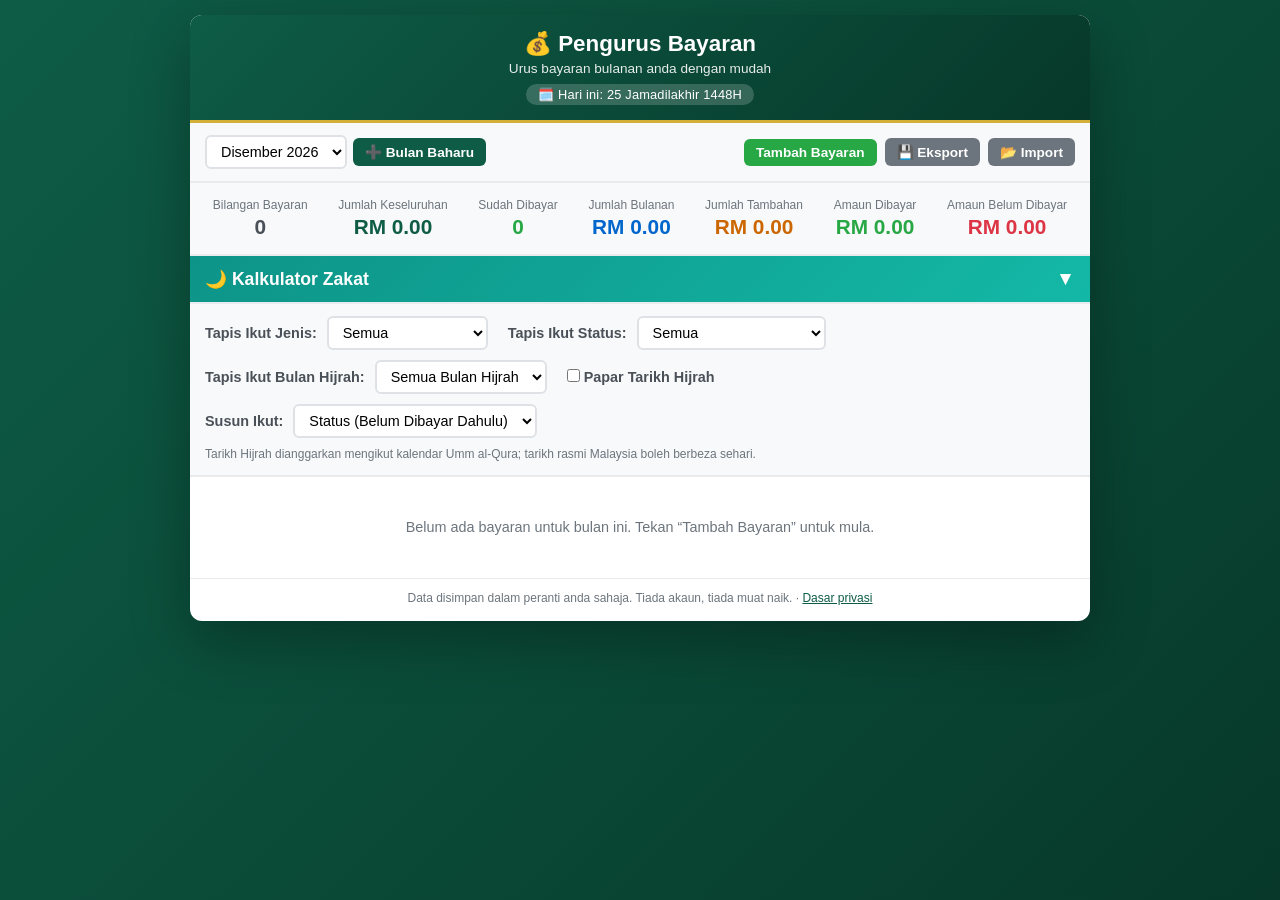
<file: index.html>
<!DOCTYPE html>
<html lang="ms">
<head>
    <meta charset="UTF-8">
    <meta name="viewport" content="width=device-width, initial-scale=1.0">
    <meta name="theme-color" content="#0e5c46">
    <meta name="description" content="Pengurus Bayaran — urus bayaran dan perbelanjaan bulanan anda dengan mudah. Rekod bil dalam Bahasa Melayu, kalkulator zakat dan kalendar Hijrah. Semua data disimpan dalam peranti anda.">
    <meta name="keywords" content="pengurus bayaran, rekod bayaran bulanan, senarai bil bulanan, pengesan bil, penjejak perbelanjaan, kalkulator zakat, zakat simpanan, kalendar hijrah, aplikasi kewangan Melayu, payment tracker Malaysia, expense tracker Bahasa Melayu">
    <meta name="author" content="Farid Rameli">
    <meta name="robots" content="index, follow">
    <link rel="canonical" href="https://fineraystudio.github.io/pengurus-bayaran/">
    <meta name="mobile-web-app-capable" content="yes">
    <meta name="apple-mobile-web-app-capable" content="yes">
    <meta name="apple-mobile-web-app-title" content="Pengurus Bayaran">
    <meta name="apple-mobile-web-app-status-bar-style" content="black-translucent">
    <meta property="og:type" content="website">
    <meta property="og:site_name" content="Pengurus Bayaran">
    <meta property="og:url" content="https://fineraystudio.github.io/pengurus-bayaran/">
    <meta property="og:locale" content="ms_MY">
    <meta property="og:title" content="Pengurus Bayaran — Urus Bayaran Bulanan Anda">
    <meta property="og:description" content="Rekod bil dan komitmen bulanan dalam Bahasa Melayu, dengan kalendar Hijrah dan kalkulator zakat. Data kekal dalam peranti anda.">
    <meta property="og:image" content="https://fineraystudio.github.io/pengurus-bayaran/social/og-card.png">
    <meta property="og:image:type" content="image/png">
    <meta property="og:image:width" content="1200">
    <meta property="og:image:height" content="630">
    <meta property="og:image:alt" content="Pengurus Bayaran — rekod bil bulanan, kalkulator zakat dan kalendar Hijrah">
    <meta name="twitter:card" content="summary_large_image">
    <meta name="twitter:title" content="Pengurus Bayaran — Urus Bayaran Bulanan Anda">
    <meta name="twitter:description" content="Rekod bil dan komitmen bulanan dalam Bahasa Melayu, dengan kalendar Hijrah dan kalkulator zakat. Percuma, tanpa akaun.">
    <meta name="twitter:image" content="https://fineraystudio.github.io/pengurus-bayaran/social/og-card.png">
    <link rel="manifest" href="manifest.json">
    <link rel="icon" type="image/svg+xml" href="icons/icon.svg">
    <link rel="icon" type="image/png" sizes="32x32" href="icons/favicon-32.png">
    <link rel="icon" type="image/png" sizes="192x192" href="icons/icon-192.png">
    <link rel="apple-touch-icon" sizes="180x180" href="icons/apple-touch-icon.png">
    <link rel="stylesheet" href="styles.css">
    <title>Pengurus Bayaran — Urus Bayaran Bulanan Anda</title>
    <script type="application/ld+json">
    {
        "@context": "https://schema.org",
        "@type": "SoftwareApplication",
        "name": "Pengurus Bayaran",
        "alternateName": "Payment Manager MY",
        "description": "Apl web Bahasa Melayu untuk merekod bil dan komitmen bulanan, dengan kalkulator zakat dan kalendar Hijrah. Data disimpan dalam peranti anda.",
        "url": "https://fineraystudio.github.io/pengurus-bayaran/",
        "image": "https://fineraystudio.github.io/pengurus-bayaran/social/og-card.png",
        "inLanguage": "ms-MY",
        "applicationCategory": "FinanceApplication",
        "applicationSubCategory": "Personal finance",
        "operatingSystem": "Any",
        "browserRequirements": "JavaScript dan localStorage",
        "isAccessibleForFree": true,
        "offers": {
            "@type": "Offer",
            "price": "0",
            "priceCurrency": "MYR"
        },
        "featureList": [
            "Rekod bayaran bulanan dalam Bahasa Melayu",
            "Kalkulator zakat simpanan",
            "Kalendar Hijrah dan tapisan bulan Hijrah",
            "Tapis dan susun bayaran",
            "Eksport dan import JSON",
            "Boleh dipasang sebagai aplikasi (PWA)"
        ],
        "author": {
            "@type": "Person",
            "name": "Farid Rameli"
        }
    }
    </script>
</head>
<body>
    <div class="container">
        <header class="header">
            <h1>💰 Pengurus Bayaran</h1>
            <p class="subtitle">Urus bayaran bulanan anda dengan mudah</p>
            <p class="hijri-today" id="todayHijri" hidden></p>
        </header>

        <div class="controls">
            <div class="month-selector">
                <select id="monthSelect" aria-label="Pilih bulan" onchange="switchMonth()">
                    <!-- Bulan akan diisi di sini -->
                </select>
                <button class="btn btn-primary" onclick="showNewMonthModal()">➕ Bulan Baharu</button>
            </div>
            <button class="btn btn-success" onclick="showAddPaymentModal()">Tambah Bayaran</button>
            <button class="btn btn-secondary" onclick="exportData()" aria-label="Eksport data ke fail">💾 Eksport</button>
            <button class="btn btn-secondary" onclick="importData()" aria-label="Import data daripada fail">📂 Import</button>
            <button id="installButton" class="btn btn-primary" onclick="installApp()" style="display: none;">📱 Pasang Aplikasi</button>
        </div>

        <div class="summary">
            <div class="summary-item">
                <div class="summary-label">Bilangan Bayaran</div>
                <div class="summary-value" id="totalCount">0</div>
            </div>
            <div class="summary-item">
                <div class="summary-label">Jumlah Keseluruhan</div>
                <div class="summary-value total" id="totalAmount">RM 0.00</div>
            </div>
            <div class="summary-item">
                <div class="summary-label">Sudah Dibayar</div>
                <div class="summary-value" style="color: #28a745;" id="paidCount">0</div>
            </div>
            <div class="summary-item">
                <div class="summary-label">Jumlah Bulanan</div>
                <div class="summary-value" style="color: #0066cc;" id="monthlyTotal">RM 0.00</div>
            </div>
            <div class="summary-item">
                <div class="summary-label">Jumlah Tambahan</div>
                <div class="summary-value" style="color: #cc6600;" id="extraTotal">RM 0.00</div>
            </div>
            <div class="summary-item">
                <div class="summary-label">Amaun Dibayar</div>
                <div class="summary-value" style="color: #28a745;" id="paidAmount">RM 0.00</div>
            </div>
            <div class="summary-item">
                <div class="summary-label">Amaun Belum Dibayar</div>
                <div class="summary-value" style="color: #dc3545;" id="unpaidAmount">RM 0.00</div>
            </div>
        </div>

        <div class="zakat-section">
            <div class="zakat-header" onclick="toggleZakat()">
                <h2>🌙 Kalkulator Zakat</h2>
                <span class="zakat-toggle" id="zakatToggle">▼</span>
            </div>
            <div class="zakat-content" id="zakatContent">
                <div class="zakat-explainer">
                    <p><strong>Zakat</strong> adalah salah satu rukun Islam — 2.5% daripada jumlah simpanan anda apabila simpanan itu mencapai nisab (RM 15,000) dan disimpan selama setahun.</p>
                </div>
                <div class="zakat-calculator">
                    <div class="form-group">
                        <label for="zakatSavings">Jumlah Simpanan Tahunan Anda (RM)</label>
                        <input type="number" id="zakatSavings" placeholder="Contoh: 20000" min="0" step="0.01" oninput="calculateZakatAmount()">
                    </div>
                    <div class="zakat-result" id="zakatResult" style="display: none;">
                        <div class="zakat-status" id="zakatStatus"></div>
                        <div class="zakat-amount" id="zakatAmount"></div>
                    </div>
                </div>
                <div class="zakat-info">
                    <small>
                        <strong>Nisab:</strong> RM 15,000 (anggaran berdasarkan harga perak semasa)<br>
                        <strong>Kadar:</strong> 2.5% daripada jumlah simpanan — nisab ialah ambang, bukan jumlah yang ditolak<br>
                        <strong>Nota:</strong> Ini hanyalah kalkulator anggaran. Rujuk pihak berkuasa agama untuk pengiraan yang tepat.
                    </small>
                </div>
            </div>
        </div>

        <div class="filter-sort-controls">
            <div class="filter-row">
                <label for="filterType">Tapis Ikut Jenis:</label>
                <select id="filterType" onchange="applyFiltersAndSort()">
                    <option value="all">Semua</option>
                    <option value="monthly">Bulanan Sahaja</option>
                    <option value="extra">Tambahan Sahaja</option>
                </select>
                <label for="filterStatus" class="label-spaced">Tapis Ikut Status:</label>
                <select id="filterStatus" onchange="applyFiltersAndSort()">
                    <option value="all">Semua</option>
                    <option value="paid">Sudah Dibayar Sahaja</option>
                    <option value="unpaid">Belum Dibayar Sahaja</option>
                </select>
            </div>
            <div class="filter-row">
                <label for="filterHijriMonth">Tapis Ikut Bulan Hijrah:</label>
                <select id="filterHijriMonth" onchange="applyFiltersAndSort()">
                    <option value="all">Semua Bulan Hijrah</option>
                    <option value="1">Muharram</option>
                    <option value="2">Safar</option>
                    <option value="3">Rabiulawal</option>
                    <option value="4">Rabiulakhir</option>
                    <option value="5">Jamadilawal</option>
                    <option value="6">Jamadilakhir</option>
                    <option value="7">Rejab</option>
                    <option value="8">Syaaban</option>
                    <option value="9">Ramadan</option>
                    <option value="10">Syawal</option>
                    <option value="11">Zulkaedah</option>
                    <option value="12">Zulhijjah</option>
                </select>
                <label class="label-spaced">
                    <input type="checkbox" id="showHijriDates" onchange="applyFiltersAndSort()">
                    Papar Tarikh Hijrah
                </label>
            </div>
            <div class="filter-row">
                <label for="sortBy">Susun Ikut:</label>
                <select id="sortBy" onchange="applyFiltersAndSort()">
                    <option value="status">Status (Belum Dibayar Dahulu)</option>
                    <option value="status-desc">Status (Sudah Dibayar Dahulu)</option>
                    <option value="type">Jenis (Bulanan Dahulu)</option>
                    <option value="type-desc">Jenis (Tambahan Dahulu)</option>
                    <option value="date">Tarikh (Paling Awal Dahulu)</option>
                    <option value="date-desc">Tarikh (Paling Baru Dahulu)</option>
                    <option value="amount">Amaun (Terendah Dahulu)</option>
                    <option value="amount-desc">Amaun (Tertinggi Dahulu)</option>
                    <option value="title">Nama (A–Z)</option>
                    <option value="title-desc">Nama (Z–A)</option>
                </select>
            </div>
            <p class="hijri-note">Tarikh Hijrah dianggarkan mengikut kalendar Umm al-Qura; tarikh rasmi Malaysia boleh berbeza sehari.</p>
        </div>

        <div class="payments-list" id="paymentsList">
            <!-- Senarai bayaran akan dipaparkan di sini -->
        </div>

        <footer class="footer">
            Data disimpan dalam peranti anda sahaja. Tiada akaun, tiada muat naik.
            · <a href="privasi.html">Dasar privasi</a>
        </footer>
    </div>

    <!-- Tetingkap Tambah/Edit Bayaran -->
    <div id="paymentModal" class="modal">
        <div class="modal-content">
            <div class="modal-header">
                <h2 id="modalTitle">Tambah Bayaran</h2>
            </div>
            <form id="paymentForm" onsubmit="savePayment(event)">
                <div class="form-group">
                    <label for="paymentTitle">Nama Bayaran *</label>
                    <input type="text" id="paymentTitle" autocomplete="off" required>
                </div>
                <div class="form-group">
                    <label for="paymentAmount">Amaun (RM) *</label>
                    <input type="number" id="paymentAmount" step="0.01" min="0" autocomplete="off" required>
                </div>
                <div class="form-group">
                    <label for="paymentDate">Tarikh Bayaran *</label>
                    <input type="date" id="paymentDate" required>
                </div>
                <div class="form-group">
                    <label for="paymentType">Jenis Bayaran *</label>
                    <select id="paymentType" required>
                        <option value="monthly">Komitmen Bulanan</option>
                        <option value="extra">Tambahan</option>
                    </select>
                </div>
                <div class="form-group checkbox-group">
                    <input type="checkbox" id="paymentPaid">
                    <label for="paymentPaid">Sudah Dibayar</label>
                </div>
                <div class="form-actions">
                    <button type="button" class="btn btn-secondary" onclick="closeModal()">Batal</button>
                    <button type="submit" class="btn btn-primary">Simpan</button>
                </div>
            </form>
        </div>
    </div>

    <!-- Tetingkap Bulan Baharu -->
    <div id="newMonthModal" class="modal">
        <div class="modal-content">
            <div class="modal-header">
                <h2>Cipta Bulan Baharu</h2>
            </div>
            <form id="newMonthForm" onsubmit="createNewMonth(event)">
                <div class="form-group">
                    <label for="newMonth">Bulan *</label>
                    <select id="newMonth" required>
                        <option value="January">Januari</option>
                        <option value="February">Februari</option>
                        <option value="March">Mac</option>
                        <option value="April">April</option>
                        <option value="May">Mei</option>
                        <option value="June">Jun</option>
                        <option value="July">Julai</option>
                        <option value="August">Ogos</option>
                        <option value="September">September</option>
                        <option value="October">Oktober</option>
                        <option value="November">November</option>
                        <option value="December">Disember</option>
                    </select>
                </div>
                <div class="form-group">
                    <label for="newYear">Tahun *</label>
                    <input type="number" id="newYear" min="2000" max="2100" required value="2026">
                </div>
                <div class="form-actions">
                    <button type="button" class="btn btn-secondary" onclick="closeNewMonthModal()">Batal</button>
                    <button type="submit" class="btn btn-primary">Cipta</button>
                </div>
            </form>
        </div>
    </div>

    <input type="file" id="importFile" accept=".json" style="display: none;" onchange="handleImport(event)">

    <noscript>
        <p style="text-align:center;padding:20px;background:#fff3cd;color:#664d03;">
            Pengurus Bayaran memerlukan JavaScript. Sila hidupkan JavaScript dalam pelayar anda.
        </p>
    </noscript>

    <script src="lib.js"></script>
    <script src="app.js"></script>
</body>
</html>
</file>
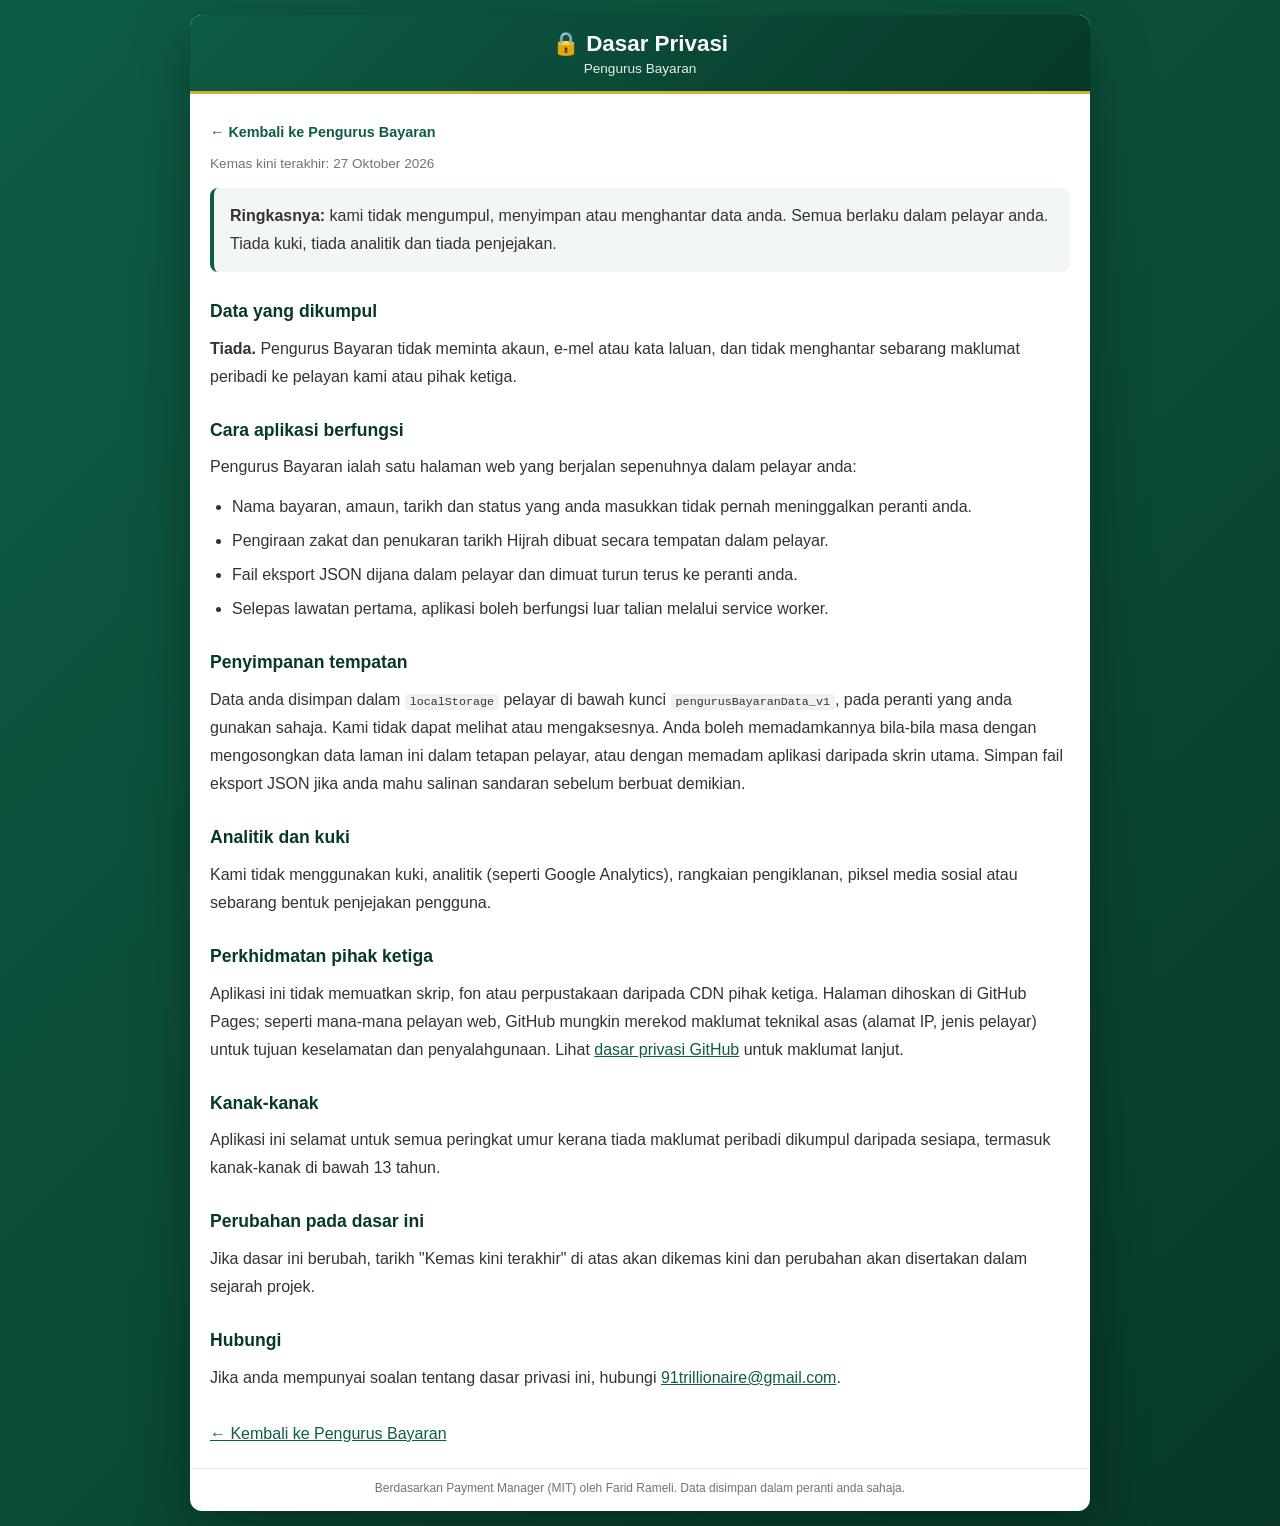
<file: privasi.html>
<!DOCTYPE html>
<html lang="ms">
<head>
    <meta charset="UTF-8">
    <meta name="viewport" content="width=device-width, initial-scale=1.0">
    <meta name="theme-color" content="#0e5c46">
    <meta name="description" content="Dasar privasi Pengurus Bayaran: tiada akaun, tiada muat naik — semua data kekal dalam peranti anda.">
    <meta name="robots" content="index, follow">
    <link rel="canonical" href="https://fineraystudio.github.io/pengurus-bayaran/privasi.html">
    <link rel="icon" type="image/svg+xml" href="icons/icon.svg">
    <link rel="icon" type="image/png" sizes="32x32" href="icons/favicon-32.png">
    <link rel="apple-touch-icon" sizes="180x180" href="icons/apple-touch-icon.png">
    <link rel="stylesheet" href="styles.css">
    <title>Dasar Privasi — Pengurus Bayaran</title>
</head>
<body>
    <div class="container">
        <header class="header">
            <h1>🔒 Dasar Privasi</h1>
            <p class="subtitle">Pengurus Bayaran</p>
        </header>

        <main class="legal-page">
            <a class="legal-back" href="./">← Kembali ke Pengurus Bayaran</a>
            <p class="legal-updated">Kemas kini terakhir: 27 Oktober 2026</p>

            <div class="legal-highlight">
                <strong>Ringkasnya:</strong> kami tidak mengumpul, menyimpan atau menghantar data anda.
                Semua berlaku dalam pelayar anda. Tiada kuki, tiada analitik dan tiada penjejakan.
            </div>

            <h2>Data yang dikumpul</h2>
            <p><strong>Tiada.</strong> Pengurus Bayaran tidak meminta akaun, e-mel atau kata laluan, dan tidak
                menghantar sebarang maklumat peribadi ke pelayan kami atau pihak ketiga.</p>

            <h2>Cara aplikasi berfungsi</h2>
            <p>Pengurus Bayaran ialah satu halaman web yang berjalan sepenuhnya dalam pelayar anda:</p>
            <ul>
                <li>Nama bayaran, amaun, tarikh dan status yang anda masukkan tidak pernah meninggalkan peranti anda.</li>
                <li>Pengiraan zakat dan penukaran tarikh Hijrah dibuat secara tempatan dalam pelayar.</li>
                <li>Fail eksport JSON dijana dalam pelayar dan dimuat turun terus ke peranti anda.</li>
                <li>Selepas lawatan pertama, aplikasi boleh berfungsi luar talian melalui service worker.</li>
            </ul>

            <h2>Penyimpanan tempatan</h2>
            <p>Data anda disimpan dalam <code>localStorage</code> pelayar di bawah kunci
                <code>pengurusBayaranData_v1</code>, pada peranti yang anda gunakan sahaja. Kami tidak dapat
                melihat atau mengaksesnya. Anda boleh memadamkannya bila-bila masa dengan mengosongkan data
                laman ini dalam tetapan pelayar, atau dengan memadam aplikasi daripada skrin utama. Simpan fail
                eksport JSON jika anda mahu salinan sandaran sebelum berbuat demikian.</p>

            <h2>Analitik dan kuki</h2>
            <p>Kami tidak menggunakan kuki, analitik (seperti Google Analytics), rangkaian pengiklanan, piksel
                media sosial atau sebarang bentuk penjejakan pengguna.</p>

            <h2>Perkhidmatan pihak ketiga</h2>
            <p>Aplikasi ini tidak memuatkan skrip, fon atau perpustakaan daripada CDN pihak ketiga. Halaman
                dihoskan di GitHub Pages; seperti mana-mana pelayan web, GitHub mungkin merekod maklumat teknikal
                asas (alamat IP, jenis pelayar) untuk tujuan keselamatan dan penyalahgunaan. Lihat
                <a href="https://docs.github.com/en/site-policy/privacy-policies/github-general-privacy-statement"
                   rel="noopener noreferrer" target="_blank">dasar privasi GitHub</a> untuk maklumat lanjut.</p>

            <h2>Kanak-kanak</h2>
            <p>Aplikasi ini selamat untuk semua peringkat umur kerana tiada maklumat peribadi dikumpul daripada
                sesiapa, termasuk kanak-kanak di bawah 13 tahun.</p>

            <h2>Perubahan pada dasar ini</h2>
            <p>Jika dasar ini berubah, tarikh "Kemas kini terakhir" di atas akan dikemas kini dan perubahan akan
                disertakan dalam sejarah projek.</p>

            <h2>Hubungi</h2>
            <p>Jika anda mempunyai soalan tentang dasar privasi ini, hubungi
                <a href="mailto:91trillionaire@gmail.com">91trillionaire@gmail.com</a>.</p>

            <p class="legal-back-bottom"><a href="./">← Kembali ke Pengurus Bayaran</a></p>
        </main>

        <footer class="footer">
            Berdasarkan Payment Manager (MIT) oleh Farid Rameli. Data disimpan dalam peranti anda sahaja.
        </footer>
    </div>
</body>
</html>
</file>
<file: styles.css>
/* Pengurus Bayaran — gaya
   Berdasarkan "Payment Manager" daripada personal-efficiency-machine (Farid Rameli). MIT. */

* {
    margin: 0;
    padding: 0;
    box-sizing: border-box;
}

body {
    font-family: 'Segoe UI', Tahoma, Geneva, Verdana, sans-serif;
    background: linear-gradient(135deg, #0e5c46 0%, #0a4a37 55%, #07382a 100%);
    min-height: 100vh;
    padding: 15px 10px;
}

.container {
    max-width: 900px;
    margin: 0 auto;
    background: white;
    border-radius: 12px;
    box-shadow: 0 20px 60px rgba(0, 0, 0, 0.3);
    overflow: hidden;
}

.header {
    background: linear-gradient(135deg, #0e5c46 0%, #07382a 100%);
    color: white;
    padding: 15px;
    text-align: center;
    border-bottom: 3px solid #d4af37;
}

.header h1 {
    font-size: 1.4em;
    margin-bottom: 0;
}

.header .subtitle {
    font-size: 0.85em;
    opacity: 0.9;
    margin-top: 4px;
}

.header .hijri-today {
    display: inline-block;
    margin-top: 8px;
    padding: 3px 12px;
    border-radius: 999px;
    background: rgba(255, 255, 255, 0.18);
    font-size: 0.8em;
    letter-spacing: 0.2px;
}

.header .hijri-today[hidden] {
    display: none;
}

.controls {
    padding: 12px 15px;
    background: #f8f9fa;
    border-bottom: 2px solid #e9ecef;
    display: flex;
    gap: 8px;
    flex-wrap: wrap;
    align-items: center;
}

.month-selector {
    display: flex;
    gap: 6px;
    align-items: center;
    flex: 1;
}

.month-selector select {
    padding: 6px 10px;
    border: 2px solid #dee2e6;
    border-radius: 6px;
    font-size: 0.9em;
    background: white;
    cursor: pointer;
}

.btn {
    padding: 6px 12px;
    border: none;
    border-radius: 6px;
    font-size: 0.85em;
    font-weight: 600;
    cursor: pointer;
    transition: all 0.3s;
    font-family: inherit;
}

.btn:focus-visible,
select:focus-visible,
input:focus-visible {
    outline: 3px solid #ffc107;
    outline-offset: 1px;
}

.btn-primary {
    background: #0e5c46;
    color: white;
}

.btn-primary:hover {
    background: #0a4a37;
    transform: translateY(-2px);
}

.btn-secondary {
    background: #6c757d;
    color: white;
}

.btn-secondary:hover {
    background: #5a6268;
}

.btn-success {
    background: #28a745;
    color: white;
}

.btn-success:hover {
    background: #218838;
}

.btn-danger {
    background: #dc3545;
    color: white;
    padding: 4px 8px;
    font-size: 0.75em;
}

.btn-danger:hover {
    background: #c82333;
}

.btn-edit {
    background: #ffc107;
    color: #212529;
    padding: 4px 8px;
    font-size: 0.75em;
}

.btn-edit:hover {
    background: #e0a800;
}

.summary {
    padding: 15px;
    background: #f8f9fa;
    display: flex;
    justify-content: space-around;
    flex-wrap: wrap;
    gap: 15px;
    border-bottom: 2px solid #e9ecef;
}

.summary-item {
    text-align: center;
}

.summary-label {
    color: #6c757d;
    font-size: 0.75em;
    margin-bottom: 3px;
}

.summary-value {
    font-size: 1.3em;
    font-weight: bold;
    color: #495057;
}

.summary-value.total {
    color: #0e5c46;
}

.filter-sort-controls {
    padding: 12px 15px;
    background: #f8f9fa;
    border-bottom: 2px solid #e9ecef;
}

.filter-row {
    display: flex;
    gap: 10px;
    align-items: center;
    flex-wrap: wrap;
}

.filter-row + .filter-row {
    margin-top: 10px;
}

.filter-row label {
    font-size: 0.9em;
    font-weight: 600;
    color: #495057;
}

.filter-row .label-spaced {
    margin-left: 10px;
}

.hijri-note {
    margin-top: 8px;
    font-size: 0.75em;
    color: #6c757d;
    line-height: 1.4;
}

.filter-row select {
    padding: 6px 10px;
    border: 2px solid #dee2e6;
    border-radius: 6px;
    font-size: 0.9em;
    background: white;
    cursor: pointer;
}

.payments-list {
    padding: 15px;
}

.payment-item {
    display: flex;
    justify-content: space-between;
    align-items: center;
    padding: 10px 12px;
    margin-bottom: 8px;
    background: #f8f9fa;
    border-radius: 8px;
    border-left: 3px solid #d4af37;
    transition: transform 0.2s, box-shadow 0.2s;
}

.payment-item:hover {
    box-shadow: 0 2px 8px rgba(0, 0, 0, 0.1);
}

.payment-info {
    flex: 1;
    min-width: 0;
    padding-right: 8px;
}

.payment-title {
    font-size: 1em;
    font-weight: 600;
    color: #212529;
    margin-bottom: 3px;
    overflow-wrap: anywhere;
}

.payment-date {
    color: #6c757d;
    font-size: 0.8em;
}

.payment-amount {
    font-size: 1.2em;
    font-weight: bold;
    color: #0e5c46;
    margin: 0 10px;
    white-space: nowrap;
}

.payment-status {
    display: inline-block;
    padding: 3px 10px;
    border-radius: 15px;
    font-size: 0.75em;
    font-weight: 600;
    margin-right: 10px;
    white-space: nowrap;
}

.status-paid {
    background: #d4edda;
    color: #155724;
}

.status-unpaid {
    background: #f8d7da;
    color: #721c24;
}

.payment-type {
    display: inline-block;
    padding: 3px 8px;
    border-radius: 12px;
    font-size: 0.7em;
    font-weight: 600;
    margin-right: 8px;
    white-space: nowrap;
}

.type-monthly {
    background: #e7f3ff;
    color: #0066cc;
}

.type-extra {
    background: #fff4e6;
    color: #cc6600;
}

.payment-actions {
    display: flex;
    gap: 4px;
}

.empty-state {
    text-align: center;
    color: #6c757d;
    padding: 24px 12px;
    font-size: 0.9em;
    line-height: 1.6;
}

.footer {
    text-align: center;
    color: #6c757d;
    font-size: 0.75em;
    padding: 12px 15px 16px;
    border-top: 1px solid #e9ecef;
}

.modal {
    display: none;
    position: fixed;
    top: 0;
    left: 0;
    width: 100%;
    height: 100%;
    background: rgba(0, 0, 0, 0.5);
    z-index: 1000;
    align-items: center;
    justify-content: center;
    padding: 10px;
}

.modal.active {
    display: flex;
}

.modal-content {
    background: white;
    border-radius: 12px;
    padding: 20px;
    max-width: 500px;
    width: 90%;
    max-height: 90vh;
    overflow-y: auto;
}

.modal-header {
    margin-bottom: 15px;
}

.modal-header h2 {
    color: #212529;
    font-size: 1.3em;
}

.form-group {
    margin-bottom: 12px;
}

.form-group label {
    display: block;
    margin-bottom: 5px;
    color: #495057;
    font-weight: 600;
    font-size: 0.9em;
}

.form-group input,
.form-group select {
    width: 100%;
    padding: 8px;
    border: 2px solid #dee2e6;
    border-radius: 6px;
    font-size: 0.9em;
    font-family: inherit;
}

.form-group input:focus,
.form-group select:focus {
    outline: none;
    border-color: #0e5c46;
}

.form-actions {
    display: flex;
    gap: 8px;
    justify-content: flex-end;
    margin-top: 15px;
}

.checkbox-group {
    display: flex;
    align-items: center;
    gap: 8px;
}

.checkbox-group input[type="checkbox"] {
    width: auto;
    cursor: pointer;
}

.checkbox-group label {
    margin-bottom: 0;
}

.zakat-section {
    background: #f3faf6;
    border-bottom: 2px solid #e9ecef;
}

.zakat-header {
    padding: 12px 15px;
    background: linear-gradient(135deg, #0d9488 0%, #14b8a6 100%);
    color: white;
    cursor: pointer;
    display: flex;
    justify-content: space-between;
    align-items: center;
    user-select: none;
}

.zakat-header:hover {
    background: linear-gradient(135deg, #0f766e 0%, #0d9488 100%);
}

.zakat-header h2 {
    font-size: 1.1em;
    margin: 0;
}

.zakat-toggle {
    font-size: 1.2em;
    transition: transform 0.3s;
}

.zakat-toggle.open {
    transform: rotate(180deg);
}

.zakat-content {
    padding: 15px;
    display: none;
}

.zakat-content.active {
    display: block;
}

.zakat-explainer {
    background: #e0f2fe;
    padding: 12px;
    border-radius: 8px;
    margin-bottom: 15px;
    border-left: 4px solid #0d9488;
}

.zakat-explainer p {
    color: #0c4a6e;
    font-size: 0.9em;
    line-height: 1.5;
    margin: 0;
}

.zakat-calculator {
    margin-bottom: 15px;
}

.zakat-result {
    margin-top: 15px;
    padding: 15px;
    border-radius: 8px;
    background: white;
    border: 2px solid #0d9488;
}

.zakat-status {
    font-size: 0.95em;
    margin-bottom: 10px;
    color: #0c4a6e;
}

.zakat-amount {
    font-size: 1.5em;
    font-weight: bold;
    color: #0d9488;
}

.zakat-info {
    background: #fef3c7;
    padding: 12px;
    border-radius: 8px;
    border-left: 4px solid #f59e0b;
}

.zakat-info small {
    color: #78350f;
    line-height: 1.6;
}

@media (max-width: 600px) {
    .controls {
        flex-direction: column;
        align-items: stretch;
    }

    .month-selector {
        flex-direction: column;
        align-items: stretch;
    }

    .summary {
        flex-direction: column;
        gap: 10px;
    }

    .summary-item {
        width: 100%;
    }

    .payment-item {
        flex-wrap: wrap;
        gap: 6px;
    }

    .payment-info {
        width: 100%;
        flex-basis: 100%;
    }

    .payment-actions {
        width: 100%;
        justify-content: flex-end;
    }
}

/* Halaman privasi */

.legal-page {
    padding: 24px 20px 8px;
    line-height: 1.75;
    color: #333;
}

.legal-back {
    display: inline-block;
    color: #0e5c46;
    font-weight: 600;
    font-size: 0.9em;
    text-decoration: none;
}

.legal-back:hover {
    text-decoration: underline;
}

.legal-updated {
    color: #6c757d;
    font-size: 0.85em;
    margin: 6px 0 18px;
}

.legal-highlight {
    background: #f2f7f4;
    border-left: 4px solid #0e5c46;
    border-radius: 8px;
    padding: 14px 16px;
    margin-bottom: 8px;
}

.legal-page h2 {
    color: #07382a;
    font-size: 1.1em;
    margin: 24px 0 8px;
}

.legal-page p {
    margin-bottom: 12px;
}

.legal-page ul {
    margin: 0 0 12px;
    padding-left: 22px;
}

.legal-page li {
    margin-bottom: 6px;
}

.legal-page a {
    color: #0e5c46;
    overflow-wrap: anywhere;
}

.legal-page code {
    background: #eef2f0;
    border-radius: 4px;
    padding: 1px 5px;
    font-size: 0.9em;
}

.legal-back-bottom {
    margin-top: 28px;
}

.footer a {
    color: #0e5c46;
}
</file>
